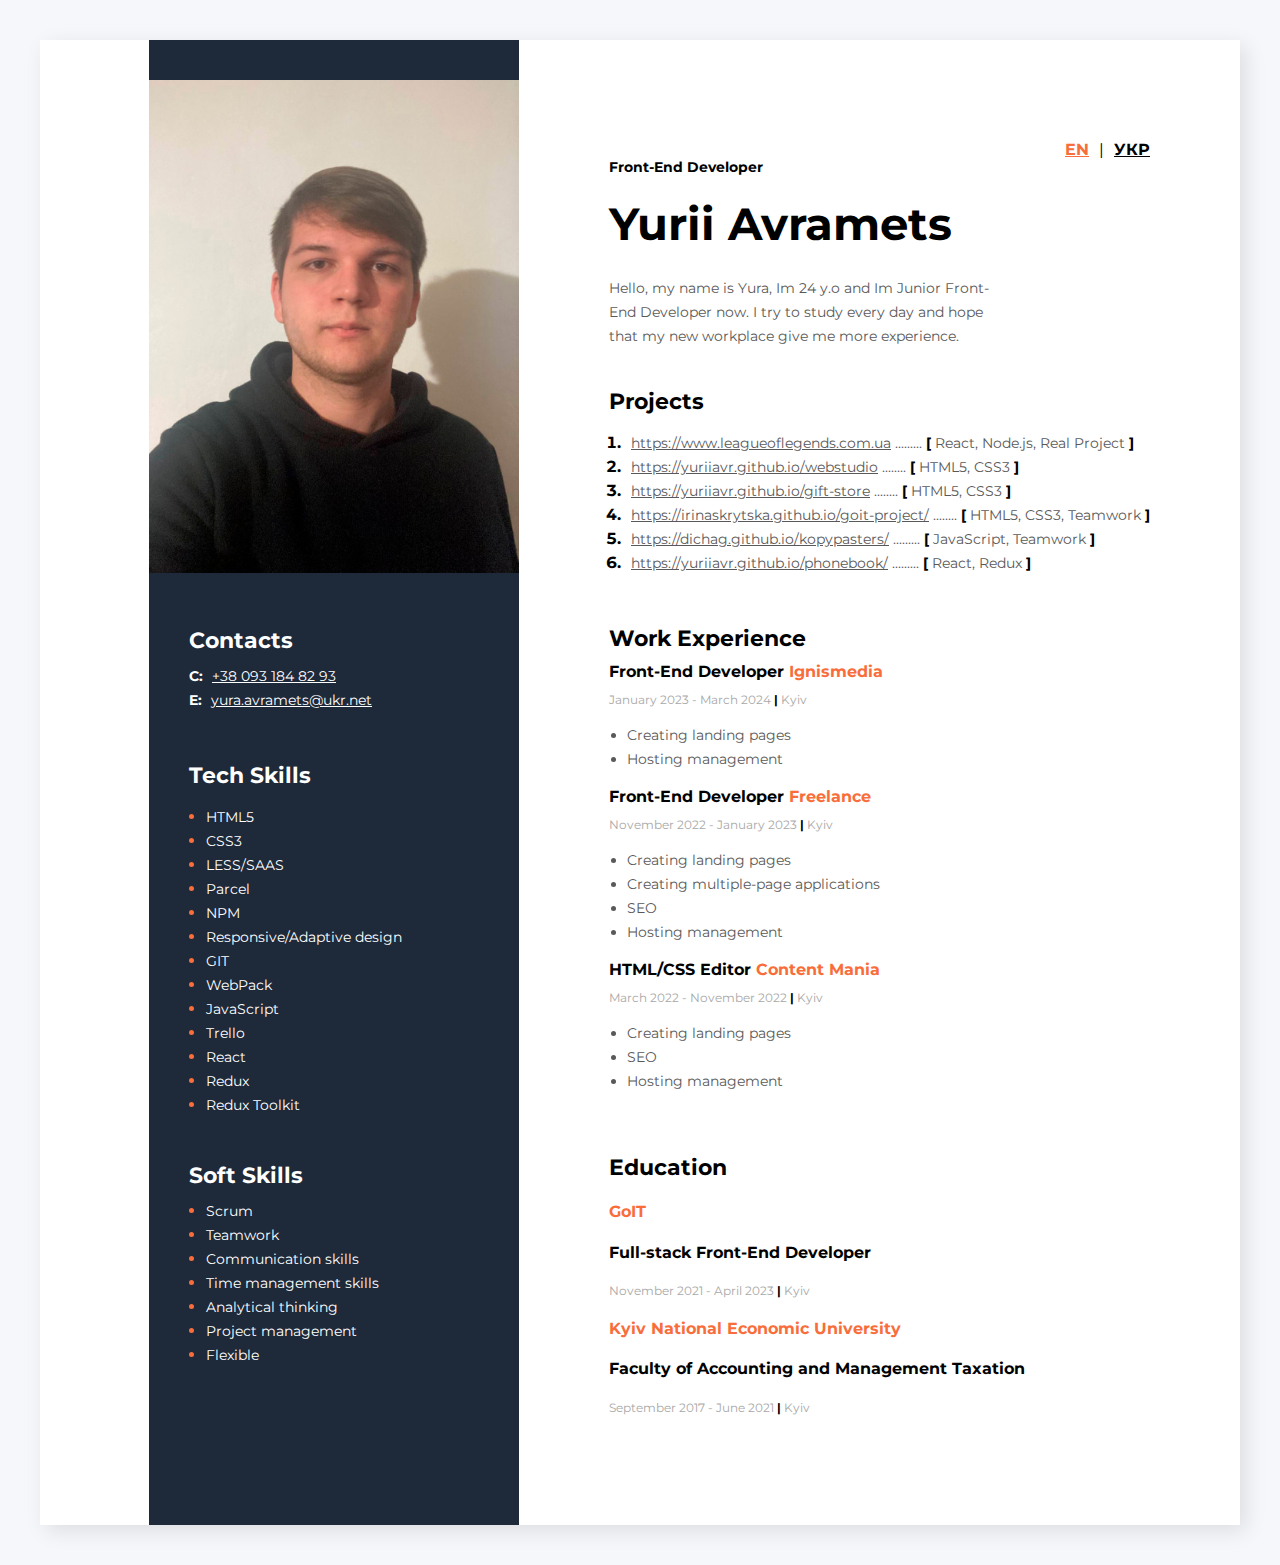
<file: index.html>
<!DOCTYPE html>
<html lang="en">
<head>
    <meta charset="UTF-8">
    <meta http-equiv="X-UA-Compatible" content="IE=edge">
    <meta name="viewport" content="width=device-width, initial-scale=1.0">
    <title>My resume</title>

    <link rel="preconnect" href="https://fonts.googleapis.com">
    <link rel="preconnect" href="https://fonts.gstatic.com" crossorigin>
    <link href="https://fonts.googleapis.com/css2?family=Montserrat:ital,wght@0,400;1,700&display=swap" rel="stylesheet">

    <link rel="stylesheet" href="css/style.css">
</head>
<body>
    
 <!-- main container -->
<div class="main-container">

    <!-- main content section -->
    <div class="main-content-section">

        <div class="languages">
            <span><a class="current-lang" href="https://yuriiavr.github.io/cv/">EN</a></span>
            <span>|</span>
            <span><a class="switch-lang" href="https://yuriiavr.github.io/cv_ukr/">УКР</a></span>
        </div>
        
        <!-- about me section -->
        
        <div class="about-me-section">
        <h2 class="about-me-profession">Front-End Developer</h2>
        <h1 class="about-me-name">Yurii Avramets</h1>

        
        <p class="about-me-description"> Hello, my name is Yura, Im 24 y.o and Im Junior Front-End Developer now. I try to study every day and hope that my new workplace give me more experience.</p> 
        
        </div>

        <!-- my projects section -->
        <div class="my-projects-section">
            <h3 class="main-content-title">Projects</h3>
            <ol class="my-projects-list">
                <li class="my-projects-item">
                    <span class="my-projects-text">
                        <a href="https://www.leagueoflegends.com.ua"
                            class="my-projects-link">https://www.leagueoflegends.com.ua</a>
                        .........
                        <span><span class="my-projects-bracket">[</span> React, Node.js, Real Project <span class="my-projects-bracket">]</span></span>
                    </span>
                </li>
                <li class="my-projects-item">
                    <span class="my-projects-text">
                    <a href="https://yuriiavr.github.io/webstudio" class="my-projects-link">https://yuriiavr.github.io/webstudio</a> 
                        ........
                    <span class="my-projects-bracket">[</span> HTML5, CSS3 <span class="my-projects-bracket">]</span> 
                    </span>
                </li>
                <li class="my-projects-item">
                    <span class="my-projects-text">
                    <a href="https://yuriiavr.github.io/gift-store" class="my-projects-link">https://yuriiavr.github.io/gift-store</a> 
                        ........
                    <span class="my-projects-bracket">[</span> HTML5, CSS3 <span class="my-projects-bracket">]</span> 
                    </span>
                </li>
                <li class="my-projects-item">
                    <span class="my-projects-text">
                    <a href="https://irinaskrytska.github.io/goit-project/" class="my-projects-link">https://irinaskrytska.github.io/goit-project/</a> 
                        ........
                    <span class="my-projects-bracket">[</span> HTML5, CSS3, Teamwork <span class="my-projects-bracket">]</span> 
                    </span>
                </li>
                <li  class="my-projects-item">
                    <span class="my-projects-text">
                        <a href="https://cryptohub.goit.global/" class="my-projects-link">https://dichag.github.io/kopypasters/</a> 
                        .........
                        <span><span class="my-projects-bracket">[</span> JavaScript, Teamwork <span class="my-projects-bracket">]</span></span>
                    </span>
                </li>
                <li  class="my-projects-item">
                    <span class="my-projects-text">
                        <a href="https://yuriiavr.github.io/phonebook/" class="my-projects-link">https://yuriiavr.github.io/phonebook/</a> 
                        .........
                        <span><span class="my-projects-bracket">[</span> React, Redux <span class="my-projects-bracket">]</span></span>
                    </span>
                </li>
            </ol>

        </div>
        
        <!-- my work experience -->
        <div class="my-work-experience-section">

            <h3 class="main-content-title">Work Experience</h3>

            <div class="my-work-experience-company-block">
                <h4 class="my-work-experience-position">Front-End Developer <span
                        class="my-work-experience-company">Іgnismedia</span></h4>
                <p class="my-work-experience-period">January 2023 - March 2024 <span class="my-work-experience-devider">|</span>
                    Kyiv</p>
                <ul class="my-work-experience-duties">
                    <li class="my-work-experience-duty">Creating landing pages</li>
                    <li class="my-work-experience-duty">Hosting management</li>
                </ul>
            </div>

            <!-- company 3 -->
            <div class="my-work-experience-company-block">
                <h4 class="my-work-experience-position">Front-End Developer <span class="my-work-experience-company">Freelance</span></h4>
                <p class="my-work-experience-period">November 2022 - January 2023  <span class="my-work-experience-devider">|</span>   Kyiv</p>
                <ul class="my-work-experience-duties">
                    <li class="my-work-experience-duty">Creating landing pages</li> 
                    <li class="my-work-experience-duty">Creating multiple-page applications</li>
                    <li class="my-work-experience-duty">SEO </li>
                    <li class="my-work-experience-duty">Hosting management</li> 
                </ul>
            </div>

            <!-- company 2 -->
            <div class="my-work-experience-company-block">
            <h4 class="my-work-experience-position">HTML/CSS Editor <span class="my-work-experience-company">Content Mania</span></h4>
            <p class="my-work-experience-period">March 2022 - November 2022  <span class="my-work-experience-devider">|</span>    Kyiv</p>
            <ul class="my-work-experience-duties">
                <li class="my-work-experience-duty">Creating landing pages</li> 
                <li class="my-work-experience-duty">SEO</li>
                <li class="my-work-experience-duty">Hosting management</li>
            </ul>
            </div>

            <!-- education -->
            <div class="my-education-section">
                <h3 class="main-content-title">Education </h3>
                <h4><span class="my-work-experience-company">GoIT</span></h4>
                <h4>Full-stack Front-End Developer</h4>
                <p class="my-work-experience-period">November 2021 - April 2023 <span class="my-work-experience-devider">|</span> Kyiv</p>
                <h4><span class="my-work-experience-company">Kyiv National Economic University</span></h4>
                <h4>Faculty of Accounting and Management Taxation</h4>
                <p class="my-work-experience-period">September 2017 - June 2021 <span class="my-work-experience-devider">|</span> Kyiv</p>
                </div>
        </div>
    </div>

    <!-- sidebar section -->
        <aside class="sidebar-section">
            <img class="my-photo" src="img/photo.jpg" alt="my photo">

            <!-- contacts section -->
            <div class="contacts-section">
                <h3 class="sidebar-title">Contacts</h3>
                <div>
                   <span class="contacts-type">C:</span> 
                    <a class="contacts-link" href="tel:+380931848293">+38 093 184 82 93</a>
                </div>
                <div>
                    <span class="contacts-type">E:</span>
                    <a class="contacts-link" href="mailto:yura.avramets@ukr.net">yura.avramets@ukr.net</a> 
                </div>
            </div>

            <!-- tech skills section -->
            <div class="tech-skill-section">
                <h3 class="sidebar-title">Tech Skills</h3>
                <ul class="tech-skill-list">
                <li class="tech-skill-item"><span class="tech-skill-item-text">HTML5</span></li>
                <li class="tech-skill-item"><span class="tech-skill-item-text">CSS3</span></li>
                <li class="tech-skill-item"><span class="tech-skill-item-text">LESS/SAAS</span></li>
                <li class="tech-skill-item"><span class="tech-skill-item-text">Parcel</span></li>
                <li class="tech-skill-item"><span class="tech-skill-item-text">NPM</span></li>
                <li class="tech-skill-item"><span class="tech-skill-item-text">Responsive/Adaptive design</span></li>
                <li class="tech-skill-item"><span class="tech-skill-item-text">GIT</span></li>
                <li class="tech-skill-item"><span class="tech-skill-item-text">WebPack</span></li>
                <li class="tech-skill-item"><span class="tech-skill-item-text">JavaScript</span></li>
                <li class="tech-skill-item"><span class="tech-skill-item-text">Trello</span></li>
                <li class="tech-skill-item"><span class="tech-skill-item-text">React</span></li>
                <li class="tech-skill-item"><span class="tech-skill-item-text">Redux</span></li>
                <li class="tech-skill-item"><span class="tech-skill-item-text">Redux Toolkit</span></li>
                </ul>   

            </div>
            <!-- soft skills section -->
            <div>
                <h3 class="sidebar-title-skills">Soft Skills</h3>
                <ul class="soft-skill-list">
                    <li class="tech-skill-item"><span class="tech-skill-item-text">Scrum</span></li>
                    <li class="tech-skill-item"><span class="tech-skill-item-text">Teamwork</span></li>
                    <li class="tech-skill-item"><span class="tech-skill-item-text">Communication skills</span></li>
                    <li class="tech-skill-item"><span class="tech-skill-item-text">Time management skills</span></li>
                    <li class="tech-skill-item"><span class="tech-skill-item-text">Analytical thinking</span></li>
                    <li class="tech-skill-item"><span class="tech-skill-item-text">Project management</span></li>
                    <li class="tech-skill-item"><span class="tech-skill-item-text">Flexible</span></li>
                </ul>
            </div>

        </aside>

</div>

</body>
</html>
</file>
<file: css/style.css>
body {
    font-family: 'Montserrat', sans-serif;

    background-color: #F5F7FA;
}

.main-container{
    display: flex;
    flex-direction: row-reverse;
    width: 1200px;
    background: #fff;
    margin: 40px auto;
    box-shadow: 6px 6px 20px rgba(0, 0, 0, 0.1);
}

/* maim content section */

.main-content-section { 
    padding: 100px 90px;
}

.main-content-title {
    font-style: normal;
    font-weight: bold;
    font-size: 22px;
    line-height: 27px;
    color: #000;
    margin: 0 0 10px 0;
}

.about-me-profession {
    font-style: normal;
    font-weight: bold;
    font-size: 14px;
    line-height: 17px;
    color: #000;
    margin: 0 0 20px 0;
}

.about-me-name {

    font-style: normal;
    font-weight: bold;
    font-size: 45px;
    line-height: 55px;
    margin: 0 0 25px 0;
    color: black;
}

.about-me-description {

    width: 400px;
    font-style: normal;
    font-weight: normal;
    font-size: 14px;
    line-height: 24px;
    color: #595959;

}

.about-me-section {
margin: 0 0 40px 0;
}

/* my project section */


.my-projects-section {

    margin: 0 0 50px 0;
    
}

.my-projects-list {
    padding: 0 0 0 17px;
}

.my-projects-item {
    color: #000;
    font-weight: bold;
}

.my-projects-text {
    margin: 0 0 0 5px;
    font-style: normal;
    font-weight: normal;
    font-size: 14px;
    line-height: 24px;
    color: #595959;
}

.my-projects-link {
    font-style: normal;
    font-weight: normal;
    font-size: 14px;
    line-height: 24px;
    color: #595959;
}

.my-projects-bracket {
    font-style: normal;
    font-weight: bold;
    font-size: 14px;
    line-height: 24px;
    color: #000;
}

/* my work experience */

.my-work-experience-company {

    color: #F86D3A;
}

.my-work-experience-position {

    font-style: normal;
    font-weight: bold;
    font-size: 16px;
    line-height: 20px;
    margin: 0 0 10px 0;
}

.my-work-experience-period {
    font-style: normal;
    font-weight: normal;
    font-size: 12px;
    line-height: 15px;
    color:  #A8A8A8;
    margin: 0 0 10px 0;
}

.my-work-experience-devider {
    color: #000;
    font-weight:bold;
}

.my-work-experience-duties {
    padding: 0 0 0 18px;
}

.my-work-experience-duty {
    font-style: normal;
    font-weight: normal;
    font-size: 14px;
    line-height: 24px;
    color: #595959;
}

.my-work-experience-company-block{
    margin: 0 0 15px 0;
}

.my-education-section{
    padding-top: 45px;
}


/* sidebar section */

.sidebar-section {

    background: #1E2939;
    width: 370px;
    padding: 40px 0;
}

.contacts-section, 
.tech-skill-section {
    margin: 50px 0 0 40px;
}

.sidebar-title {
    font-style: normal;
    font-weight: bold;
    font-size: 22px;
    line-height: 27px;
    color: #fff;
    margin-bottom: 10px;
}

/* contacts section */

.contacts-type { 
    font-style: normal;
    font-weight: bold;
    font-size: 14px;
    line-height: 24px;
    color: #fff;
    margin-right: 5px;
}

.contacts-link {
    color: #fff;
    font-style: normal;
    font-weight: normal;
    font-size: 14px;
    line-height: 24px;
}

.tech-skill-list {
    padding: 0 0 0 17px;
}

.tech-skill-item {
    color: #FB6D3A;
}

.tech-skill-item-text {
    font-style: normal;
    font-weight: normal;
    font-size: 14px;
    line-height: 24px;
    color: #fff;
}

.sidebar-title-skills {
    margin: 45px 0 0 40px;
    font-style: normal;
    font-weight: bold;
    font-size: 22px;
    line-height: 27px;
    color: #fff;
}

.soft-skill-list {
    margin: 10px 0 0 40px;
    padding: 0 0 0 17px;
}

.my-photo{
    max-width: 370px;
}

.languages{
    display: flex;
    justify-content: flex-end;
}

.languages span{
    margin-right: 10px;
}

.languages span:last-child {
    margin-right: 0px;
}

.current-lang{
    color: #F86D3A;
    font-weight: 700;
}

.switch-lang{
    color: #000;
    font-weight: 700;
}
</file>
